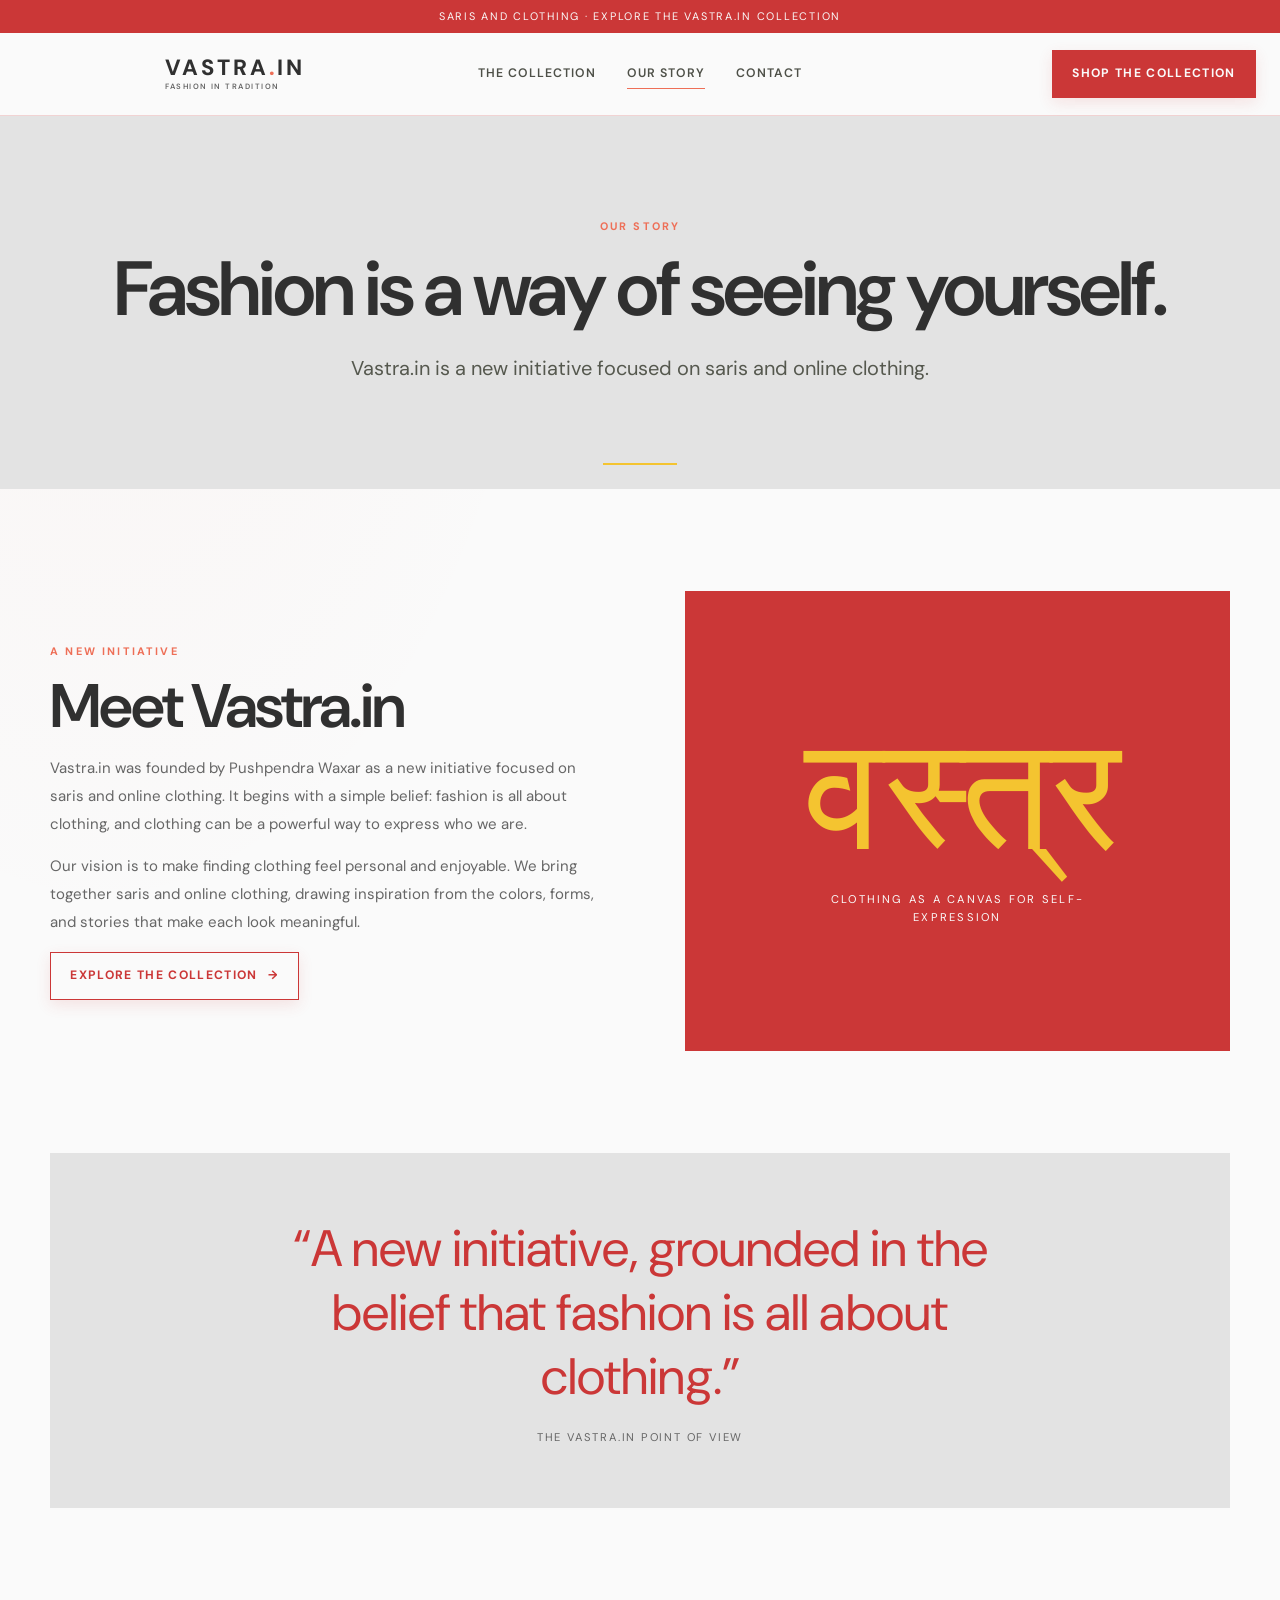
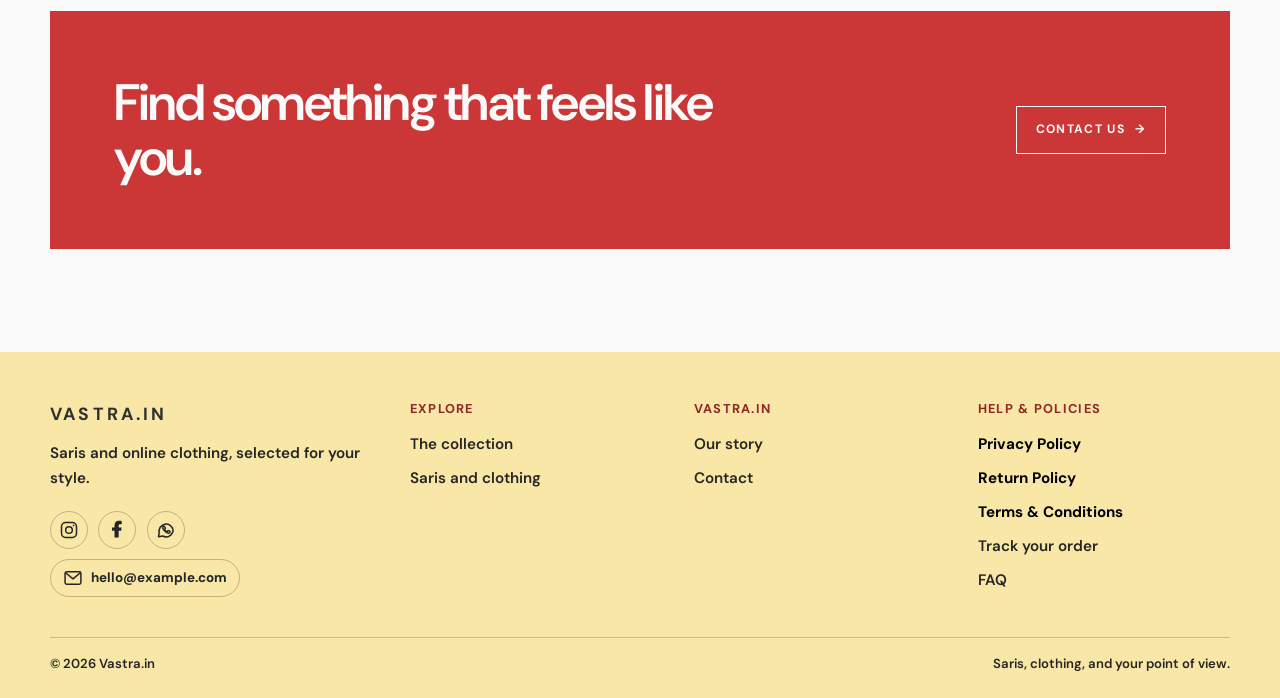
<file: about.html>
<!doctype html>
<html lang="en">
<head>
  <meta charset="utf-8">
  <meta name="viewport" content="width=device-width, initial-scale=1">
  <meta name="theme-color" content="#FAFAFA">
  <meta name="description" content="The story of Vastra.in, founded by Pushpendra Waxar as a new initiative focused on saris and online clothing.">
  <title>Our story | Vastra.in</title>
  <link rel="preconnect" href="https://fonts.googleapis.com">
  <link rel="preconnect" href="https://fonts.gstatic.com" crossorigin>
  <link href="https://fonts.googleapis.com/css2?family=DM+Sans:wght@400;500;600;700&family=Playfair+Display:wght@400;500;600;700&display=swap" rel="stylesheet">
  <link rel="stylesheet" href="styles.css"><script src="site.js" defer></script>
</head>
<body>
  <div class="announcement">Saris and clothing · Explore the Vastra.in collection</div>
  <header class="site-header"><div class="header-inner">
    <button class="menu-toggle" type="button" aria-label="Open menu" aria-expanded="false" aria-controls="main-nav">⋮</button><a class="brand" href="index.html" aria-label="Vastra.in home">VASTRA<span class="brand-dot">.</span>IN<small class="brand-tagline">Fashion in Tradition</small></a>
    <nav class="main-nav" id="main-nav" aria-label="Main navigation"><a href="products.html">The collection</a><a href="about.html" aria-current="page">Our story</a><a href="contact.html">Contact</a></nav>
    <a class="button header-cta" href="products.html">Shop the collection</a>
    
  </div></header>
  <main>
    <section class="page-hero"><div class="container"><p class="kicker">Our story</p><h1>Fashion is a way of seeing yourself.</h1><p class="lead">Vastra.in is a new initiative focused on saris and online clothing.</p></div></section>
    <section class="section"><div class="container split">
      <div><p class="kicker">A new initiative</p><h2>Meet Vastra.in</h2><p class="copy">Vastra.in was founded by Pushpendra Waxar as a new initiative focused on saris and online clothing. It begins with a simple belief: fashion is all about clothing, and clothing can be a powerful way to express who we are.</p><p class="copy">Our vision is to make finding clothing feel personal and enjoyable. We bring together saris and online clothing, drawing inspiration from the colors, forms, and stories that make each look meaningful.</p><a class="button outline" href="products.html">Explore the collection <span aria-hidden="true">→</span></a></div>
      <div class="split-art"><div class="split-art-inner"><div class="big-mark">वस्त्र</div><p>Clothing as a canvas for self-expression</p></div></div>
    </div></section>
    <section class="section" style="padding-top:0"><div class="container story-panel"><blockquote>“A new initiative, grounded in the belief that fashion is all about clothing.”<cite>The Vastra.in point of view</cite></blockquote></div></section>
    <section class="section" style="padding-top:0"><div class="container cta-band"><h2>Find something that feels like you.</h2><a class="button" href="contact.html">Contact us <span aria-hidden="true">→</span></a></div></section>
  </main>
  <footer class="site-footer"><div class="container"><div class="footer-main"><div><a class="footer-brand" href="index.html">VASTRA.IN</a><p>Saris and online clothing, selected for your style.</p><div class="footer-social" aria-label="Connect with Vastra.in"><a href="https://www.instagram.com/vastra.in/" target="_blank" rel="noopener noreferrer" aria-label="Instagram (placeholder link)" title="Instagram"><svg viewBox="0 0 24 24" aria-hidden="true"><rect x="3" y="3" width="18" height="18" rx="5"/><circle cx="12" cy="12" r="4"/><circle class="social-dot" cx="17.5" cy="6.5" r="1"/></svg></a><a href="https://www.facebook.com/vastra.in" target="_blank" rel="noopener noreferrer" aria-label="Facebook (placeholder link)" title="Facebook"><svg viewBox="0 0 24 24" aria-hidden="true"><path d="M14 21v-8h3l.5-4H14V7c0-1.2.4-2 2-2h1.7V1.4C17 1.2 15.8 1 14.2 1 10.8 1 9 3 9 6.7V9H6v4h3v8h5Z"/></svg></a><a href="https://www.whatsapp.com/" target="_blank" rel="noopener noreferrer" aria-label="WhatsApp (placeholder link)" title="WhatsApp"><svg viewBox="0 0 24 24" aria-hidden="true"><path d="M20.5 11.8a8.4 8.4 0 0 1-12.4 7.4L3 20l.8-4.9a8.4 8.4 0 1 1 16.7-3.3Z"/><path d="M8.7 7.8c.2-.4.5-.4.8-.4h.4c.2 0 .4.1.5.4l.8 1.8c.1.2.1.4-.1.6l-.6.7c-.2.2-.2.4-.1.6.6 1 1.4 1.8 2.4 2.4.2.1.4.1.6-.1l.8-1c.2-.2.4-.3.6-.2l1.7.8c.3.1.4.3.4.5 0 .5-.2 1-.6 1.3-.5.5-1.3.7-2 .5-1.2-.3-2.6-1.1-3.9-2.4s-2-2.6-2.3-3.8c-.2-.7.1-1.4.6-1.7z"/></svg></a><a class="footer-email" href="mailto:hello@example.com" aria-label="Email hello@example.com (placeholder)"><svg viewBox="0 0 24 24" aria-hidden="true"><rect x="2.5" y="4.5" width="19" height="15" rx="2"/><path d="m3.5 6 8.5 7 8.5-7"/></svg><span>hello@example.com</span></a></div></div><div class="footer-links"><strong>Explore</strong><a href="products.html">The collection</a><a href="products.html">Saris and clothing</a></div><div class="footer-links"><strong>Vastra.in</strong><a href="about.html">Our story</a><a href="contact.html">Contact</a></div><div class="footer-links"><strong>Help &amp; policies</strong><a href="help.html#privacy-policy">Privacy Policy</a><a href="help.html#return-policy">Return Policy</a><a href="help.html#terms">Terms &amp; Conditions</a><a href="help.html#track-order">Track your order</a><a href="help.html#faq">FAQ</a></div></div>
      <div class="footer-bottom"><span>© 2026 Vastra.in</span><span>Saris, clothing, and your point of view.</span></div></div></footer>
</body>
</html>
</file>
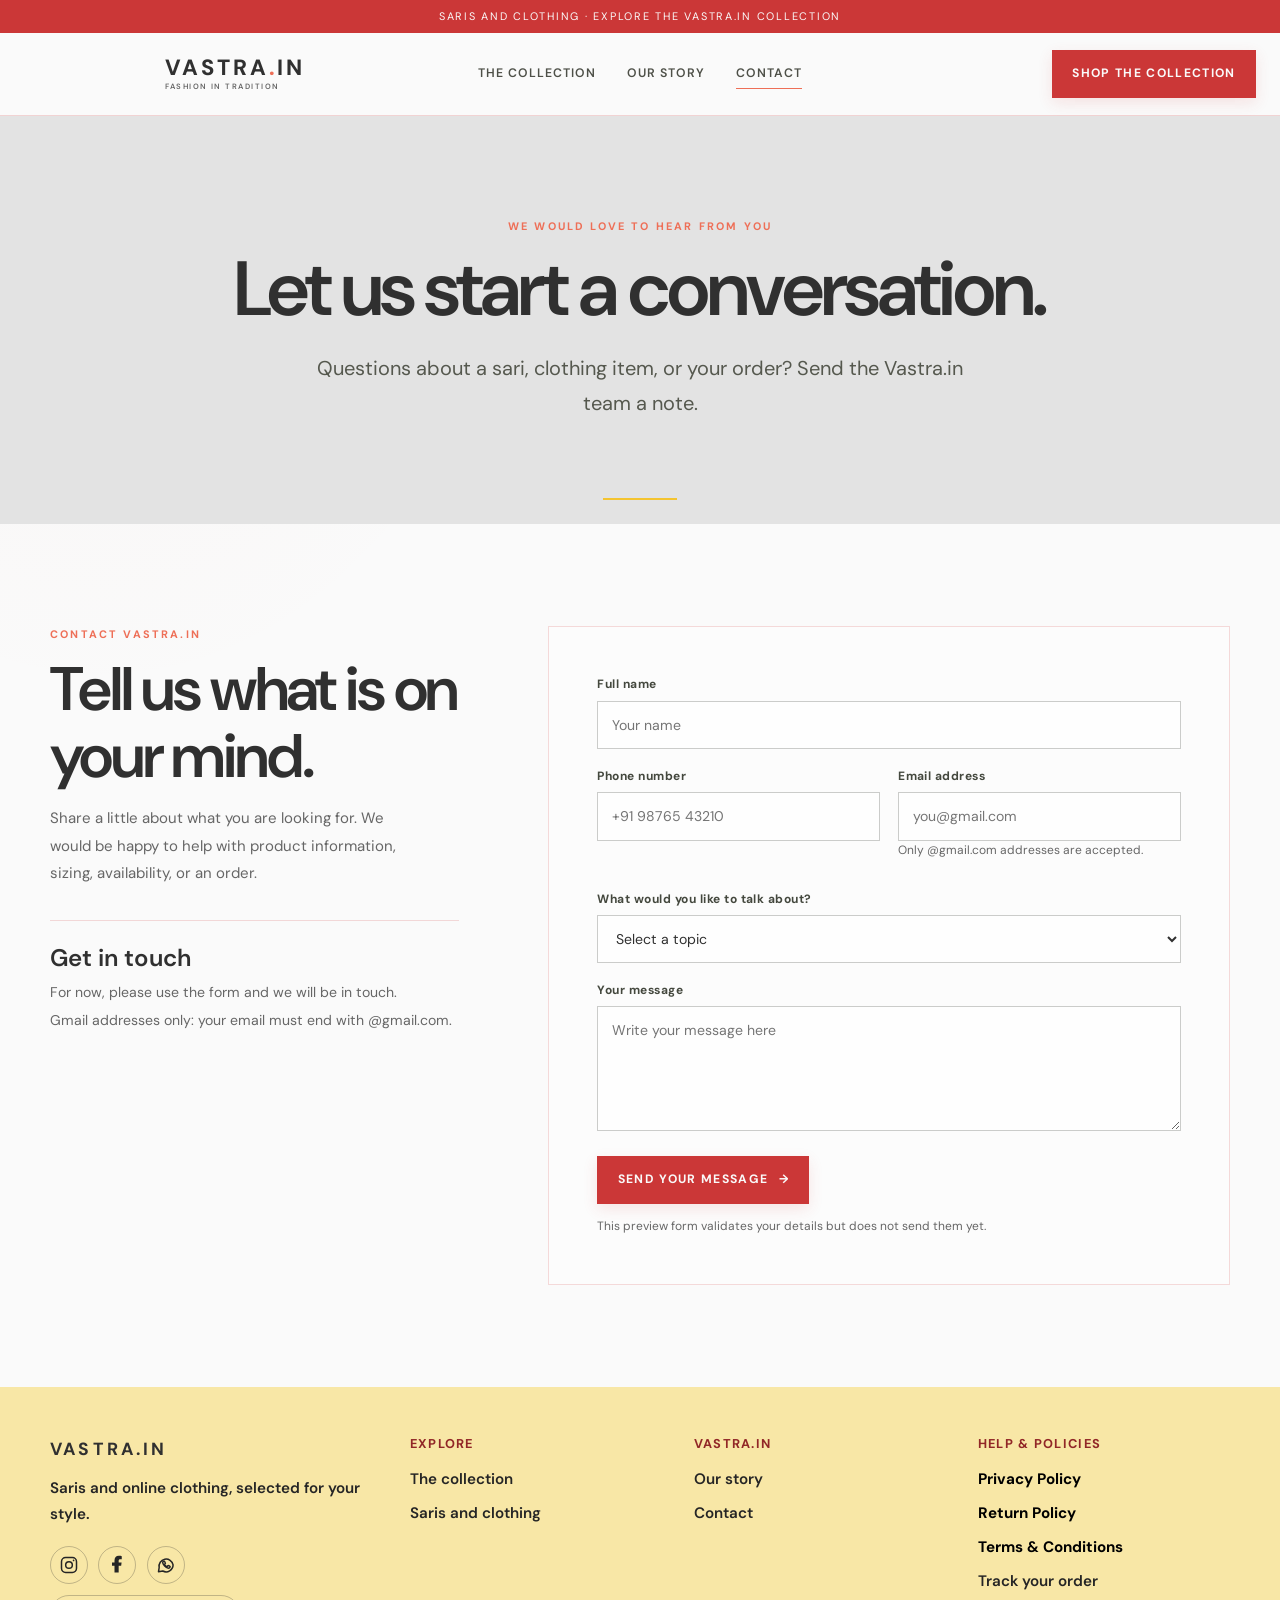
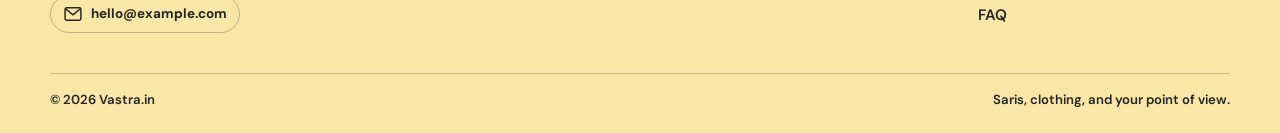
<file: contact.html>
<!doctype html>
<html lang="en">
<head>
  <meta charset="utf-8"><meta name="viewport" content="width=device-width, initial-scale=1"><meta name="theme-color" content="#FAFAFA">
  <meta name="description" content="Get in touch with Vastra.in about saris, online clothing, and orders.">
  <title>Contact | Vastra.in</title>
  <link rel="preconnect" href="https://fonts.googleapis.com"><link rel="preconnect" href="https://fonts.gstatic.com" crossorigin>
  <link href="https://fonts.googleapis.com/css2?family=DM+Sans:wght@400;500;600;700&family=Playfair+Display:wght@400;500;600;700&display=swap" rel="stylesheet">
  <link rel="stylesheet" href="styles.css"><script src="site.js" defer></script>
</head>
<body>
  <div class="announcement">Saris and clothing · Explore the Vastra.in collection</div>
  <header class="site-header"><div class="header-inner">
    <button class="menu-toggle" type="button" aria-label="Open menu" aria-expanded="false" aria-controls="main-nav">⋮</button><a class="brand" href="index.html" aria-label="Vastra.in home">VASTRA<span class="brand-dot">.</span>IN<small class="brand-tagline">Fashion in Tradition</small></a>
    <nav class="main-nav" id="main-nav" aria-label="Main navigation"><a href="products.html">The collection</a><a href="about.html">Our story</a><a href="contact.html" aria-current="page">Contact</a></nav>
    <a class="button header-cta" href="products.html">Shop the collection</a>
    
  </div></header>
  <main>
    <section class="page-hero"><div class="container"><p class="kicker">We would love to hear from you</p><h1>Let us start a conversation.</h1><p class="lead">Questions about a sari, clothing item, or your order? Send the Vastra.in team a note.</p></div></section>
    <section class="section"><div class="container form-layout">
      <aside class="form-aside"><p class="kicker">Contact Vastra.in</p><h2>Tell us what is on your mind.</h2><p class="copy">Share a little about what you are looking for. We would be happy to help with product information, sizing, availability, or an order.</p><div class="contact-details"><h3>Get in touch</h3><p>For now, please use the form and we will be in touch.</p><p class="form-help">Gmail addresses only: your email must end with @gmail.com.</p></div></aside>
      <div class="form-card">
        <form data-demo-form data-success="Thank you for reaching out. This website preview is not connected to an inbox yet.">
          <div class="form-field"><label for="name">Full name</label><input id="name" name="name" type="text" autocomplete="name" placeholder="Your name" required></div>
          <div class="form-grid">
            <div class="form-field"><label for="phone">Phone number</label><input id="phone" name="phone" type="tel" autocomplete="tel" placeholder="+91 98765 43210" pattern="[+]?[0-9 ()-]{7,20}" title="Enter a phone number with 7 to 20 digits, spaces, or common phone symbols." required></div>
            <div class="form-field"><label for="email">Email address</label><input id="email" name="email" type="email" autocomplete="email" placeholder="you@gmail.com" pattern="[A-Za-z0-9._%+-]+@[Gg][Mm][Aa][Ii][Ll]\.com" title="Please enter a Gmail address ending in @gmail.com." required><p class="form-help">Only @gmail.com addresses are accepted.</p></div>
          </div>
          <div class="form-field"><label for="topic">What would you like to talk about?</label><select id="topic" name="topic" required><option value="" selected disabled>Select a topic</option><option>Sari information</option><option>Clothing information</option><option>Order support</option><option>Something else</option></select></div>
          <div class="form-field"><label for="message">Your message</label><textarea id="message" name="message" placeholder="Write your message here" required></textarea></div>
          <button class="button" type="submit">Send your message <span aria-hidden="true">→</span></button><p class="form-message" aria-live="polite">This preview form validates your details but does not send them yet.</p>
        </form>
      </div>
    </div></section>
  </main>
  <footer class="site-footer"><div class="container"><div class="footer-main"><div><a class="footer-brand" href="index.html">VASTRA.IN</a><p>Saris and online clothing, selected for your style.</p><div class="footer-social" aria-label="Connect with Vastra.in"><a href="https://www.instagram.com/vastra.in/" target="_blank" rel="noopener noreferrer" aria-label="Instagram (placeholder link)" title="Instagram"><svg viewBox="0 0 24 24" aria-hidden="true"><rect x="3" y="3" width="18" height="18" rx="5"/><circle cx="12" cy="12" r="4"/><circle class="social-dot" cx="17.5" cy="6.5" r="1"/></svg></a><a href="https://www.facebook.com/vastra.in" target="_blank" rel="noopener noreferrer" aria-label="Facebook (placeholder link)" title="Facebook"><svg viewBox="0 0 24 24" aria-hidden="true"><path d="M14 21v-8h3l.5-4H14V7c0-1.2.4-2 2-2h1.7V1.4C17 1.2 15.8 1 14.2 1 10.8 1 9 3 9 6.7V9H6v4h3v8h5Z"/></svg></a><a href="https://www.whatsapp.com/" target="_blank" rel="noopener noreferrer" aria-label="WhatsApp (placeholder link)" title="WhatsApp"><svg viewBox="0 0 24 24" aria-hidden="true"><path d="M20.5 11.8a8.4 8.4 0 0 1-12.4 7.4L3 20l.8-4.9a8.4 8.4 0 1 1 16.7-3.3Z"/><path d="M8.7 7.8c.2-.4.5-.4.8-.4h.4c.2 0 .4.1.5.4l.8 1.8c.1.2.1.4-.1.6l-.6.7c-.2.2-.2.4-.1.6.6 1 1.4 1.8 2.4 2.4.2.1.4.1.6-.1l.8-1c.2-.2.4-.3.6-.2l1.7.8c.3.1.4.3.4.5 0 .5-.2 1-.6 1.3-.5.5-1.3.7-2 .5-1.2-.3-2.6-1.1-3.9-2.4s-2-2.6-2.3-3.8c-.2-.7.1-1.4.6-1.7z"/></svg></a><a class="footer-email" href="mailto:hello@example.com" aria-label="Email hello@example.com (placeholder)"><svg viewBox="0 0 24 24" aria-hidden="true"><rect x="2.5" y="4.5" width="19" height="15" rx="2"/><path d="m3.5 6 8.5 7 8.5-7"/></svg><span>hello@example.com</span></a></div></div><div class="footer-links"><strong>Explore</strong><a href="products.html">The collection</a><a href="products.html">Saris and clothing</a></div><div class="footer-links"><strong>Vastra.in</strong><a href="about.html">Our story</a><a href="contact.html">Contact</a></div><div class="footer-links"><strong>Help &amp; policies</strong><a href="help.html#privacy-policy">Privacy Policy</a><a href="help.html#return-policy">Return Policy</a><a href="help.html#terms">Terms &amp; Conditions</a><a href="help.html#track-order">Track your order</a><a href="help.html#faq">FAQ</a></div></div>
      <div class="footer-bottom"><span>© 2026 Vastra.in</span><span>Saris, clothing, and your point of view.</span></div></div></footer>
</body>
</html>
</file>
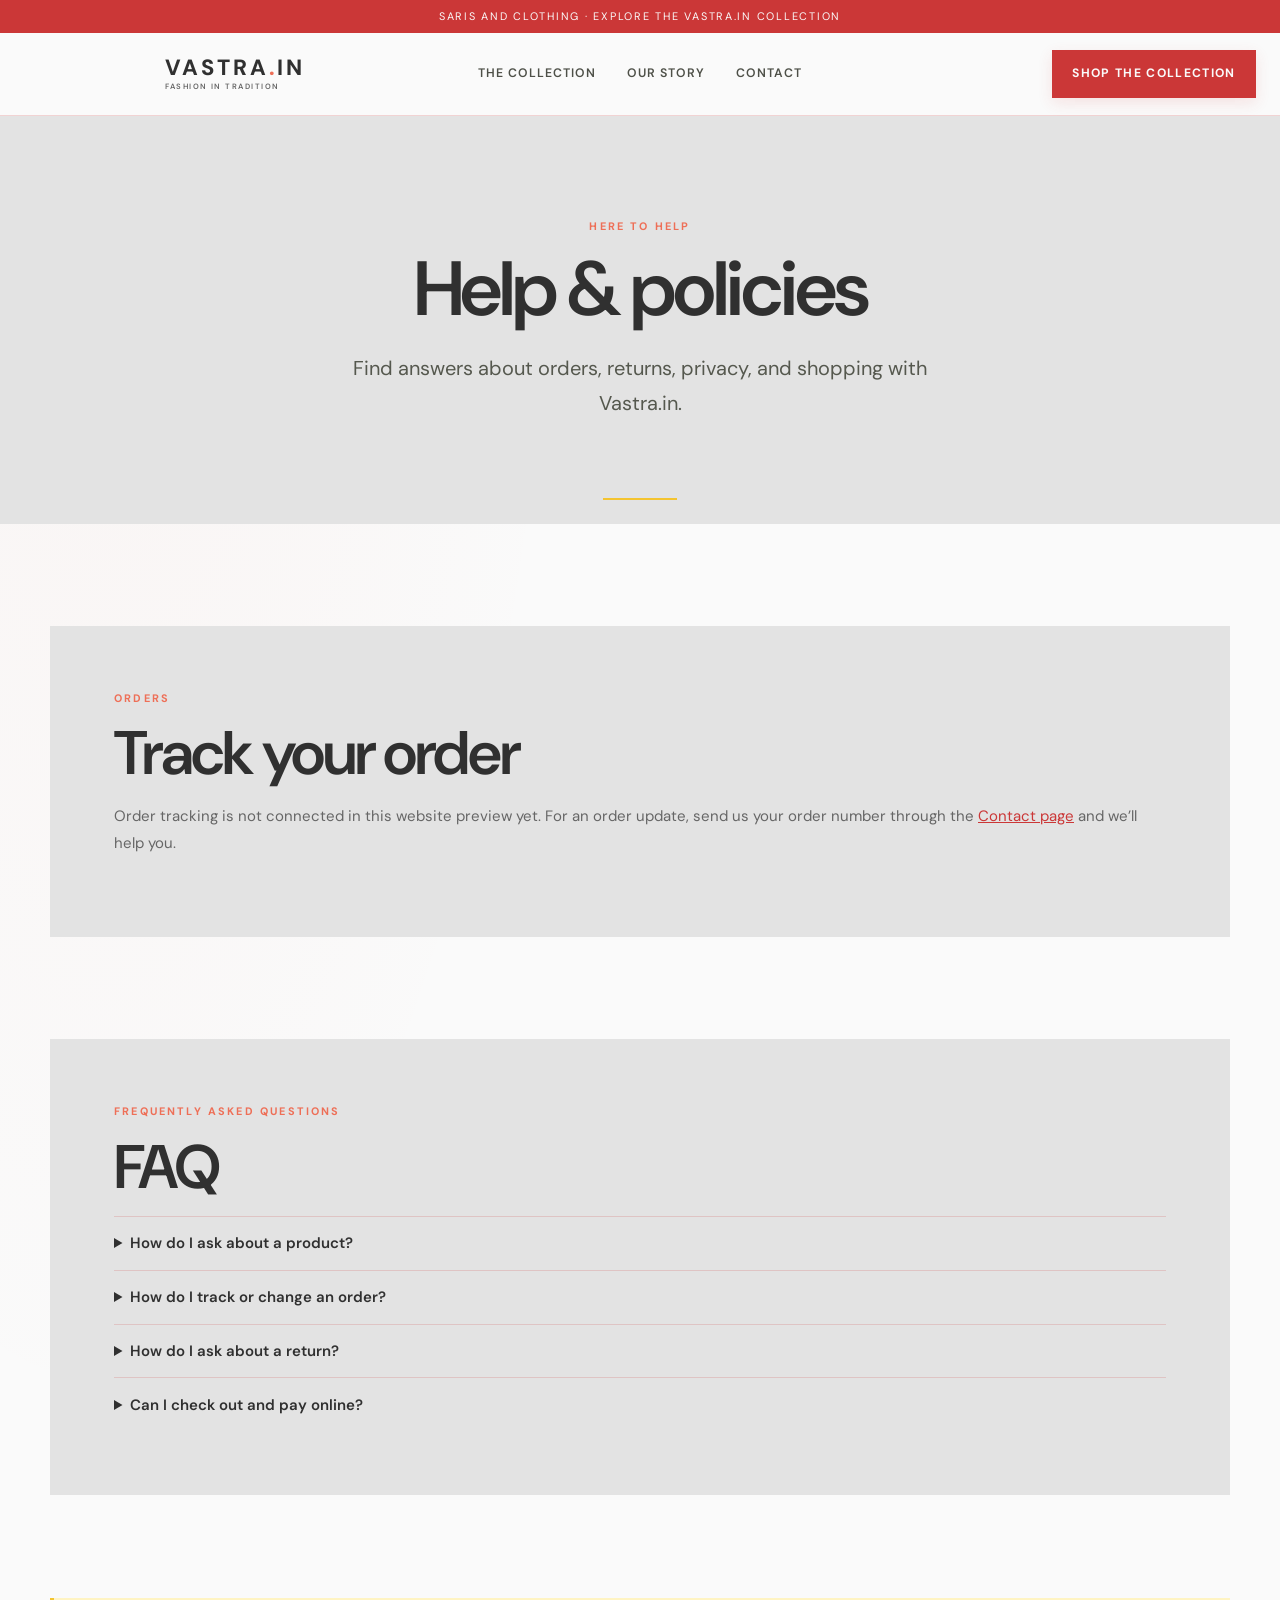
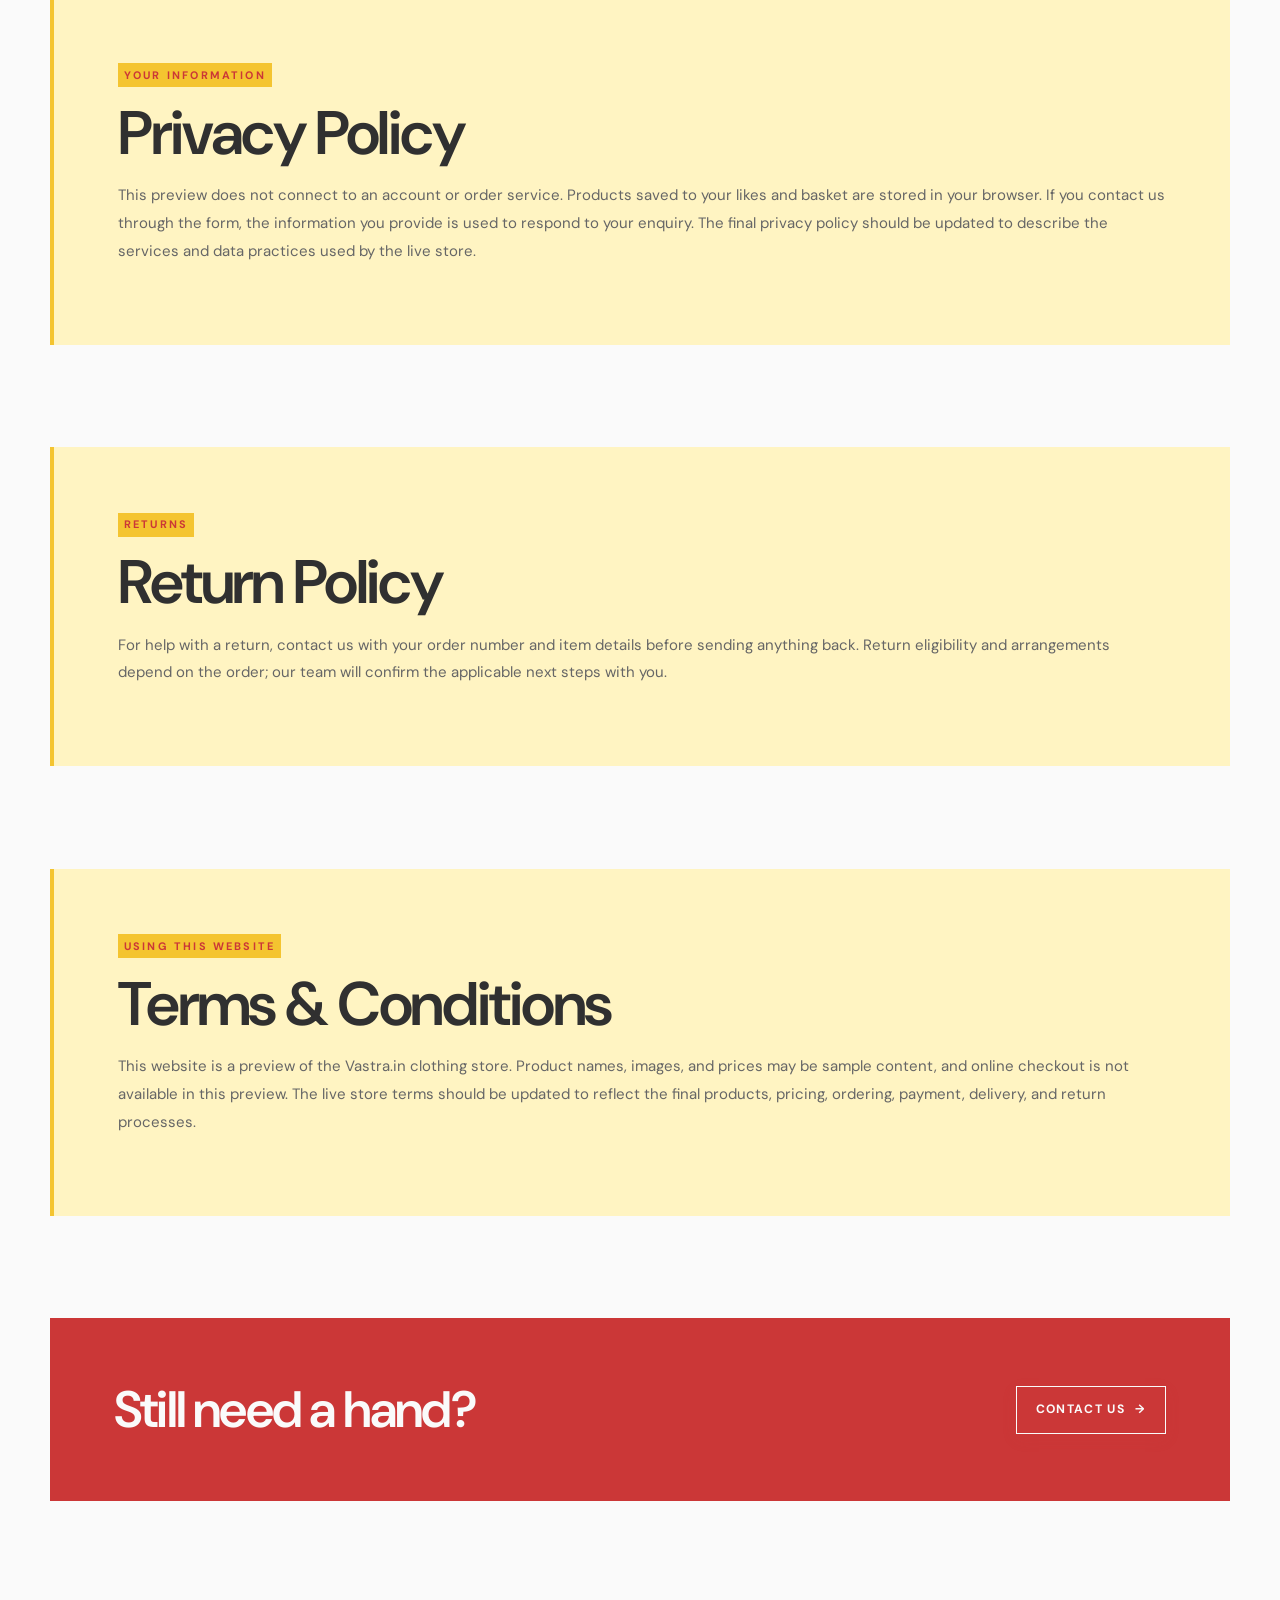
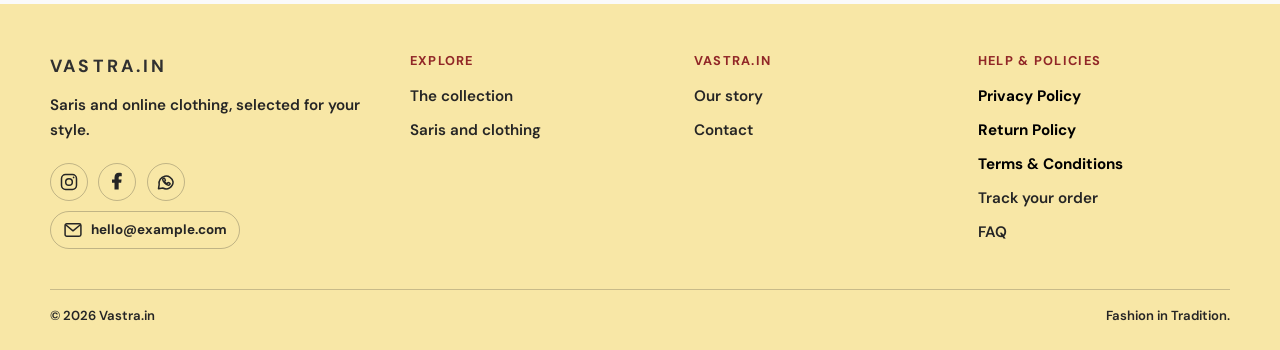
<file: help.html>
<!doctype html>
<html lang="en">
<head>
  <meta charset="utf-8">
  <meta name="viewport" content="width=device-width, initial-scale=1">
  <meta name="theme-color" content="#FAFAFA">
  <meta name="description" content="Vastra.in customer help, order information, FAQs, and policies.">
  <title>Help &amp; policies | Vastra.in</title>
  <link rel="preconnect" href="https://fonts.googleapis.com">
  <link rel="preconnect" href="https://fonts.gstatic.com" crossorigin>
  <link href="https://fonts.googleapis.com/css2?family=DM+Sans:wght@400;500;600;700&amp;family=Playfair+Display:wght@400;500;600;700&amp;display=swap" rel="stylesheet">
  <link rel="stylesheet" href="styles.css">
  <script src="site.js" defer></script>
</head>
<body>
  <div class="announcement">Saris and clothing · Explore the Vastra.in collection</div>
  <header class="site-header"><div class="header-inner">
    <button class="menu-toggle" type="button" aria-label="Open menu" aria-expanded="false" aria-controls="main-nav">⋮</button>
    <a class="brand" href="index.html" aria-label="Vastra.in home">VASTRA<span class="brand-dot">.</span>IN<small class="brand-tagline">Fashion in Tradition</small></a>
    <nav class="main-nav" id="main-nav" aria-label="Main navigation"><a href="products.html">The collection</a><a href="about.html">Our story</a><a href="contact.html">Contact</a></nav>
    <a class="button header-cta" href="products.html">Shop the collection</a>
  </div></header>
  <main>
    <section class="page-hero"><div class="container"><p class="kicker">Here to help</p><h1>Help &amp; policies</h1><p class="lead">Find answers about orders, returns, privacy, and shopping with Vastra.in.</p></div></section>
    <section class="section"><div class="container">
      <article class="story-panel" id="track-order"><p class="kicker">Orders</p><h2>Track your order</h2><p class="copy">Order tracking is not connected in this website preview yet. For an order update, send us your order number through the <a href="contact.html">Contact page</a> and we’ll help you.</p></article>
    </div></section>
    <section class="section" style="padding-top:0"><div class="container">
      <article class="story-panel" id="faq"><p class="kicker">Frequently asked questions</p><h2>FAQ</h2><div class="faq-list">
        <details><summary>How do I ask about a product?</summary><p>Use the <a href="contact.html">Contact page</a> and include the product name. We can help with its details and availability.</p></details>
        <details><summary>How do I track or change an order?</summary><p>Order management is not connected in this preview. Contact us with your order number and we’ll assist.</p></details>
        <details><summary>How do I ask about a return?</summary><p>Contact us with your order number and the item details so we can advise you about the next steps.</p></details>
        <details><summary>Can I check out and pay online?</summary><p>Checkout and payment are not connected in this website preview yet.</p></details>
      </div></article>
    </div></section>
    <section class="section" style="padding-top:0"><div class="container">
      <article class="story-panel" id="privacy-policy"><p class="kicker">Your information</p><h2>Privacy Policy</h2><p class="copy">This preview does not connect to an account or order service. Products saved to your likes and basket are stored in your browser. If you contact us through the form, the information you provide is used to respond to your enquiry. The final privacy policy should be updated to describe the services and data practices used by the live store.</p></article>
    </div></section>
    <section class="section" style="padding-top:0"><div class="container">
      <article class="story-panel" id="return-policy"><p class="kicker">Returns</p><h2>Return Policy</h2><p class="copy">For help with a return, contact us with your order number and item details before sending anything back. Return eligibility and arrangements depend on the order; our team will confirm the applicable next steps with you.</p></article>
    </div></section>
    <section class="section" style="padding-top:0"><div class="container">
      <article class="story-panel" id="terms"><p class="kicker">Using this website</p><h2>Terms &amp; Conditions</h2><p class="copy">This website is a preview of the Vastra.in clothing store. Product names, images, and prices may be sample content, and online checkout is not available in this preview. The live store terms should be updated to reflect the final products, pricing, ordering, payment, delivery, and return processes.</p></article>
    </div></section>
    <section class="section" style="padding-top:0"><div class="container cta-band"><h2>Still need a hand?</h2><a class="button" href="contact.html">Contact us <span aria-hidden="true">→</span></a></div></section>
  </main>
  <footer class="site-footer"><div class="container"><div class="footer-main"><div><a class="footer-brand" href="index.html">VASTRA.IN</a><p>Saris and online clothing, selected for your style.</p><div class="footer-social" aria-label="Connect with Vastra.in"><a href="https://www.instagram.com/vastra.in/" target="_blank" rel="noopener noreferrer" aria-label="Instagram (placeholder link)" title="Instagram"><svg viewBox="0 0 24 24" aria-hidden="true"><rect x="3" y="3" width="18" height="18" rx="5"/><circle cx="12" cy="12" r="4"/><circle class="social-dot" cx="17.5" cy="6.5" r="1"/></svg></a><a href="https://www.facebook.com/vastra.in" target="_blank" rel="noopener noreferrer" aria-label="Facebook (placeholder link)" title="Facebook"><svg viewBox="0 0 24 24" aria-hidden="true"><path d="M14 21v-8h3l.5-4H14V7c0-1.2.4-2 2-2h1.7V1.4C17 1.2 15.8 1 14.2 1 10.8 1 9 3 9 6.7V9H6v4h3v8h5Z"/></svg></a><a href="https://www.whatsapp.com/" target="_blank" rel="noopener noreferrer" aria-label="WhatsApp (placeholder link)" title="WhatsApp"><svg viewBox="0 0 24 24" aria-hidden="true"><path d="M20.5 11.8a8.4 8.4 0 0 1-12.4 7.4L3 20l.8-4.9a8.4 8.4 0 1 1 16.7-3.3Z"/><path d="M8.7 7.8c.2-.4.5-.4.8-.4h.4c.2 0 .4.1.5.4l.8 1.8c.1.2.1.4-.1.6l-.6.7c-.2.2-.2.4-.1.6.6 1 1.4 1.8 2.4 2.4.2.1.4.1.6-.1l.8-1c.2-.2.4-.3.6-.2l1.7.8c.3.1.4.3.4.5 0 .5-.2 1-.6 1.3-.5.5-1.3.7-2 .5-1.2-.3-2.6-1.1-3.9-2.4s-2-2.6-2.3-3.8c-.2-.7.1-1.4.6-1.7z"/></svg></a><a class="footer-email" href="mailto:hello@example.com" aria-label="Email hello@example.com (placeholder)"><svg viewBox="0 0 24 24" aria-hidden="true"><rect x="2.5" y="4.5" width="19" height="15" rx="2"/><path d="m3.5 6 8.5 7 8.5-7"/></svg><span>hello@example.com</span></a></div></div><div class="footer-links"><strong>Explore</strong><a href="products.html">The collection</a><a href="products.html">Saris and clothing</a></div><div class="footer-links"><strong>Vastra.in</strong><a href="about.html">Our story</a><a href="contact.html">Contact</a></div><div class="footer-links"><strong>Help &amp; policies</strong><a href="#privacy-policy">Privacy Policy</a><a href="#return-policy">Return Policy</a><a href="#terms">Terms &amp; Conditions</a><a href="#track-order">Track your order</a><a href="#faq">FAQ</a></div></div><div class="footer-bottom"><span>© 2026 Vastra.in</span><span>Fashion in Tradition.</span></div></div></footer>
</body>
</html>
</file>
<file: styles.css>
:root {
  --paper: #FAFAFA;
  --paper-deep: #E3E3E3;
  --ink: #303030;
  --muted: #666666;
  --olive: #CB3737;
  --olive-dark: #CB3737;
  --clay: #EE6F57;
  --clay-light: #ffe082;
  --gold: #f4c430;
  --line: rgba(203, 55, 55, .18);
  --serif: 'DM Sans', Arial, sans-serif;
  --sans: 'DM Sans', Arial, sans-serif;
}

* { box-sizing: border-box; }
html { scroll-behavior: smooth; }
body {
  margin: 0;
  background: var(--paper);
  color: var(--ink);
  font-family: var(--sans);
  font-size: 15px;
  line-height: 1.6;
}
a { color: inherit; }
button, input, select, textarea { font: inherit; }
img { display: block; max-width: 100%; }

.announcement {
  padding: .48rem 1rem;
  background: var(--olive-dark);
  color: #FAFAFA;
  text-align: center;
  font-size: .68rem;
  letter-spacing: .16em;
  text-transform: uppercase;
}
.site-header {
  position: sticky;
  top: 0;
  z-index: 10;
  background: rgba(250, 250, 250, .96);
  border-bottom: 1px solid var(--line);
  backdrop-filter: blur(14px);
}
.header-inner {
  width: min(100% - 3rem, 1280px);
  min-height: 82px;
  margin: auto;
  display: grid;
  grid-template-columns: 1fr auto 1fr;
  align-items: center;
  gap: 2rem;
}
.brand {
  justify-self: start;
  color: var(--ink);
  font-size: 1.22rem;
  font-weight: 700;
  letter-spacing: .19em;
  text-decoration: none;
}
.brand span { color: var(--clay); }
.main-nav { display: flex; align-items: center; gap: clamp(1rem, 2.4vw, 2rem); }
.main-nav a {
  position: relative;
  padding: .5rem 0;
  color: #4e5048;
  font-size: .77rem;
  font-weight: 600;
  letter-spacing: .08em;
  text-decoration: none;
  text-transform: uppercase;
}
.main-nav a::after {
  position: absolute;
  right: 0;
  bottom: .18rem;
  left: 0;
  height: 1px;
  background: var(--clay);
  content: '';
  transform: scaleX(0);
  transform-origin: left;
  transition: transform .25s ease;
}
.main-nav a:hover::after, .main-nav a[aria-current="page"]::after { transform: scaleX(1); }
.header-cta { justify-self: end; }
.menu-toggle {
  display: none;
  border: 1px solid var(--line);
  border-radius: 50%;
  width: 42px;
  height: 42px;
  background: transparent;
  color: var(--ink);
  cursor: pointer;
}

.button {
  display: inline-flex;
  min-height: 48px;
  align-items: center;
  justify-content: center;
  gap: .65rem;
  padding: .75rem 1.2rem;
  border: 1px solid var(--olive-dark);
  background: var(--olive-dark);
  color: #FAFAFA;
  font-size: .76rem;
  font-weight: 700;
  letter-spacing: .11em;
  text-decoration: none;
  text-transform: uppercase;
  cursor: pointer;
  transition: background .2s ease, color .2s ease, transform .2s ease;
}
.button:hover { background: transparent; color: var(--olive-dark); transform: translateY(-2px); }
.button.outline { background: transparent; color: var(--olive-dark); }
.button.outline:hover { background: var(--olive-dark); color: white; }
.button.clay { border-color: var(--clay); background: var(--clay); }
.button.clay:hover { background: transparent; color: var(--clay); }

.container { width: min(100% - 3rem, 1180px); margin-inline: auto; }
.section { padding: clamp(4rem, 8vw, 7.5rem) 0; }
.section-head { max-width: 680px; margin: 0 auto 3rem; text-align: center; }
.kicker {
  margin: 0 0 .8rem;
  color: var(--clay);
  font-size: .68rem;
  font-weight: 700;
  letter-spacing: .2em;
  text-transform: uppercase;
}
h1, h2, h3, p { margin-top: 0; }
h1, h2, h3 { font-family: var(--serif); font-weight: 600; line-height: 1.08; }
h1 { margin-bottom: 1.25rem; font-size: clamp(3.2rem, 7.5vw, 6.9rem); letter-spacing: -.04em; }
h2 { margin-bottom: 1rem; font-size: clamp(2.2rem, 4.8vw, 4rem); letter-spacing: -.035em; }
h3 { margin-bottom: .6rem; font-size: 1.5rem; }
.lead { max-width: 650px; color: #55584e; font-size: clamp(1.05rem, 1.8vw, 1.25rem); line-height: 1.75; }
.copy { color: var(--muted); line-height: 1.85; }

.hero {
  position: relative;
  overflow: hidden;
  background: var(--paper-deep);
}
.hero-inner {
  width: min(100% - 3rem, 1280px);
  min-height: min(710px, calc(100svh - 116px));
  margin: auto;
  display: grid;
  grid-template-columns: .9fr 1.1fr;
  align-items: center;
  gap: clamp(2rem, 6vw, 7rem);
  padding: 3.5rem 0;
}
.hero-copy { position: relative; z-index: 2; padding: 2rem 0; animation: fade-up .8s both; }
.hero-copy h1 em { color: var(--clay); font-style: normal; }
.hero-copy .lead { margin: 0 0 1.75rem; }
.hero-actions { display: flex; flex-wrap: wrap; gap: .75rem; }
.hero-image {
  position: relative;
  min-height: 530px;
  overflow: hidden;
  background: #E3E3E3;
  animation: fade-up .9s .12s both;
}
.hero-image img { width: 100%; height: 100%; min-height: 530px; object-fit: cover; object-position: center 28%; }
.hero-image::after { position: absolute; inset: 0; background: linear-gradient(0deg, rgba(25, 28, 23, .2), transparent 45%); content: ''; }
.image-caption { position: absolute; z-index: 1; right: 1rem; bottom: 1rem; color: white; font-size: .67rem; letter-spacing: .12em; text-transform: uppercase; }

.marquee { overflow: hidden; padding: .95rem 0; background: var(--olive); color: #FAFAFA; }
.marquee-track { display: flex; justify-content: center; gap: 2.5rem; white-space: nowrap; font-family: var(--serif); font-size: 1.1rem; letter-spacing: .04em; }
.marquee-track span::after { margin-left: 2.5rem; color: #f4c430; content: '✳'; }

.feature-grid { display: grid; grid-template-columns: repeat(3, 1fr); gap: 1.25rem; }
.feature-card { min-height: 230px; padding: 2rem; border: 1px solid var(--line); background: rgba(255,255,255,.28); }
.feature-card .number { color: var(--clay); font-family: var(--serif); font-size: 2.6rem; }
.feature-card p { margin-bottom: 0; color: var(--muted); font-size: .9rem; }
.split { display: grid; grid-template-columns: 1fr 1fr; align-items: center; gap: clamp(2rem, 7vw, 7rem); }
.split-art { min-height: 460px; display: grid; place-items: center; overflow: hidden; background: var(--olive); color: #FAFAFA; }
.split-art-inner { max-width: 400px; padding: 3rem; text-align: center; }
.split-art .big-mark { font-family: var(--serif); font-size: clamp(5rem, 13vw, 10rem); line-height: 1; color: var(--gold); }
.split-art p { margin: 1rem 0 0; font-size: .7rem; letter-spacing: .2em; text-transform: uppercase; }

.page-hero { padding: clamp(4rem, 8vw, 7rem) 0; background: var(--paper-deep); text-align: center; }
.page-hero h1 { margin-inline: auto; font-size: clamp(3rem, 6vw, 5.6rem); }
.page-hero .lead { margin: auto; }
.story-panel { padding: clamp(2rem, 5vw, 4rem); background: #E3E3E3; }
.story-panel#privacy-policy .kicker,
.story-panel#return-policy .kicker,
.story-panel#terms .kicker {
  display: inline-block;
  padding: .3em .55em;
  background: var(--gold);
  color: var(--olive-dark);
}
.story-panel#privacy-policy,
.story-panel#return-policy,
.story-panel#terms {
  border-left: 4px solid var(--gold);
  background: #fff4c2;
}
.story-panel blockquote { max-width: 800px; margin: 0 auto; color: var(--olive-dark); font-family: var(--serif); font-size: clamp(1.8rem, 4vw, 3.4rem); line-height: 1.25; text-align: center; }
.story-panel cite { display: block; margin-top: 1.3rem; color: var(--muted); font-family: var(--sans); font-size: .7rem; font-style: normal; letter-spacing: .16em; text-transform: uppercase; }

.product-toolbar { display: flex; flex-wrap: wrap; justify-content: center; gap: .6rem; margin: 0 0 2.5rem; }
.filter-button { padding: .65rem .9rem; border: 1px solid var(--line); border-radius: 999px; background: transparent; color: var(--ink); font-size: .72rem; font-weight: 600; letter-spacing: .06em; cursor: pointer; }
.filter-button[aria-pressed="true"], .filter-button:hover { border-color: var(--olive-dark); background: var(--olive-dark); color: white; }
.product-grid { display: grid; grid-template-columns: repeat(4, minmax(0, 1fr)); gap: 1.1rem; }
.product-card { animation: fade-up .5s both; }
.product-visual { position: relative; aspect-ratio: 4 / 5; overflow: hidden; background: var(--fabric, #E3E3E3); }
.product-visual img { width: 100%; height: 100%; object-fit: cover; transition: transform .5s ease; }
.product-card:hover .product-visual img { transform: scale(1.045); }
.product-tag { position: absolute; top: .75rem; left: .75rem; padding: .35rem .55rem; background: var(--paper); color: var(--olive-dark); font-size: .6rem; font-weight: 700; letter-spacing: .12em; text-transform: uppercase; }
.product-info { display: flex; justify-content: space-between; gap: .5rem; padding: .8rem .1rem; }
.product-info h3 { margin: 0; font-family: var(--sans); font-size: .84rem; font-weight: 600; }
.product-info p { margin: .25rem 0 0; color: var(--muted); font-size: .73rem; }
.product-info .price { color: var(--ink); font-size: .8rem; white-space: nowrap; }

.form-layout { display: grid; grid-template-columns: .75fr 1.25fr; gap: clamp(2rem, 7vw, 6rem); align-items: start; }
.form-aside { position: sticky; top: 130px; }
.form-aside .copy { max-width: 350px; }
.form-card { padding: clamp(1.5rem, 4vw, 3rem); border: 1px solid var(--line); background: rgba(255,255,255,.35); }
.form-grid { display: grid; grid-template-columns: 1fr 1fr; gap: 1.1rem; }
.form-field { margin-bottom: 1.1rem; }
.form-field.full { grid-column: 1 / -1; }
.form-field label { display: block; margin: 0 0 .4rem; color: #44483e; font-size: .75rem; font-weight: 700; letter-spacing: .04em; }
.form-field input, .form-field select, .form-field textarea {
  width: 100%; min-height: 48px; padding: .75rem .85rem; border: 1px solid rgba(37,40,33,.23); border-radius: 0; outline: 0; background: rgba(255,255,255,.48); color: var(--ink); font: inherit; font-size: .88rem;
}
.form-field textarea { min-height: 125px; resize: vertical; }
.form-field input:focus, .form-field select:focus, .form-field textarea:focus { border-color: var(--olive); box-shadow: 0 0 0 3px rgba(238,111,87,.13); }
.form-help, .form-message { color: var(--muted); font-size: .75rem; }
.form-message { min-height: 1.4em; margin: .8rem 0 0; }
.contact-details { margin-top: 2rem; padding-top: 1.5rem; border-top: 1px solid var(--line); }
.contact-details p { margin: .35rem 0; color: var(--muted); font-size: .88rem; }
.contact-details a { color: var(--olive-dark); }

.cta-band { display: flex; align-items: center; justify-content: space-between; gap: 2rem; padding: clamp(2rem, 5vw, 4rem); background: var(--olive-dark); color: #FAFAFA; }
.cta-band h2 { max-width: 640px; margin: 0; font-size: clamp(2rem, 4vw, 3.5rem); }
.cta-band .button { flex: 0 0 auto; border-color: #FAFAFA; background: transparent; color: #FAFAFA; }
.cta-band .button:hover { background: #FAFAFA; color: var(--olive-dark); }
.site-footer { padding: 3rem 0 1.5rem; background: #F8E7A6; color: var(--ink); }
.footer-main { display: grid; grid-template-columns: 1.3fr repeat(3, minmax(0, 1fr)); gap: 2rem; padding-bottom: 2.5rem; }
.footer-brand { font-size: 1.1rem; font-weight: 700; letter-spacing: .18em; text-decoration: none; }
.footer-main p { max-width: 330px; margin: .8rem 0 0; color: #252525; font-size: .95rem; font-weight: 600; line-height: 1.7; }
.footer-social { display: flex; flex-wrap: wrap; align-items: center; gap: .65rem; margin-top: 1.15rem; }
.footer-social a { display: inline-flex; min-height: 38px; align-items: center; justify-content: center; gap: .5rem; padding: .45rem; border: 1px solid rgba(48,48,48,.28); border-radius: 999px; color: #252525; text-decoration: none; transition: background .2s ease, color .2s ease, border-color .2s ease; }
.footer-social a:not(.footer-email) { width: 38px; }
.footer-social a:hover, .footer-social a:focus-visible { border-color: #CB3737; background: #CB3737; color: #FAFAFA; }
.footer-social svg { width: 20px; height: 20px; flex: 0 0 auto; }
.footer-social a:not(:nth-child(2)) svg { fill: none; stroke: currentColor; stroke-width: 1.8; stroke-linecap: round; stroke-linejoin: round; }
.footer-social a:nth-child(2) svg { fill: currentColor; }
.footer-social .social-dot { fill: currentColor; stroke: none; }
.footer-email { padding-inline: .75rem !important; font-size: .84rem; font-weight: 700; }
.footer-links { display: flex; flex-direction: column; gap: .7rem; }
.footer-links strong { margin-bottom: .25rem; color: #912727; font-size: .8rem; font-weight: 700; letter-spacing: .1em; line-height: 1.4; text-transform: uppercase; }
.footer-links a { width: fit-content; color: #252525; font-size: .95rem; font-weight: 600; line-height: 1.5; text-decoration: none; }
.footer-links a[href*="privacy-policy"],
.footer-links a[href*="return-policy"],
.footer-links a[href*="terms"] { color: #000000; font-weight: 700; }
.footer-links a:hover { color: var(--clay); }
.footer-bottom { display: flex; justify-content: space-between; gap: 1rem; padding-top: 1rem; border-top: 1px solid rgba(48,48,48,.24); color: #252525; font-size: .82rem; font-weight: 600; line-height: 1.5; }

@keyframes fade-up { from { opacity: 0; transform: translateY(16px); } to { opacity: 1; transform: translateY(0); } }
@media (max-width: 900px) {
  .header-inner { grid-template-columns: 1fr auto; gap: 1rem; }
  .main-nav { display: none; position: absolute; top: 100%; right: 0; left: 0; padding: 1rem 1.5rem 1.4rem; flex-direction: column; align-items: flex-start; gap: .3rem; border-bottom: 1px solid var(--line); background: var(--paper); }
  .main-nav.is-open { display: flex; }
  .main-nav a { width: 100%; padding: .7rem 0; }
  .header-cta { display: none; }
  .menu-toggle { display: block; justify-self: end; }
  .hero-inner { grid-template-columns: 1fr 1fr; gap: 2rem; }
  .hero-image, .hero-image img { min-height: 440px; }
  .product-grid { grid-template-columns: repeat(2, minmax(0, 1fr)); }
  .footer-main { grid-template-columns: repeat(2, minmax(0, 1fr)); }
  .footer-main > :first-child { grid-column: 1 / -1; }
}
@media (max-width: 640px) {
  .header-inner, .container, .hero-inner { width: min(100% - 2rem, 1180px); }
  .header-inner { min-height: 68px; }
  .announcement { font-size: .58rem; }
  .hero-inner, .split, .form-layout { grid-template-columns: 1fr; }
  .hero-inner { padding: 2.6rem 0 1.5rem; gap: 1.5rem; }
  .hero-copy { padding: 1rem 0 0; }
  .hero-image, .hero-image img { min-height: 420px; max-height: 65svh; }
  .feature-grid { grid-template-columns: 1fr; }
  .feature-card { min-height: auto; }
  .split-art { min-height: 320px; order: 2; }
  .form-aside { position: static; }
  .form-grid { grid-template-columns: 1fr; gap: 0; }
  .form-field.full { grid-column: auto; }
  .cta-band { align-items: flex-start; flex-direction: column; }
  .footer-main { grid-template-columns: 1fr; gap: 1.5rem; }
  .footer-bottom { flex-direction: column; }
}
@media (prefers-reduced-motion: reduce) {
  *, *::before, *::after { animation-duration: .01ms !important; animation-iteration-count: 1 !important; scroll-behavior: auto !important; transition-duration: .01ms !important; }
}

.cart-button {
  display: inline-flex;
  align-items: center;
  gap: .45rem;
  padding: .65rem .8rem;
  border: 1px solid var(--olive-dark);
  background: transparent;
  color: var(--olive-dark);
  font-size: .74rem;
  font-weight: 700;
  letter-spacing: .07em;
  cursor: pointer;
}
.cart-button:hover { background: var(--olive-dark); color: #fff; }
.cart-count {
  min-width: 1.35rem;
  height: 1.35rem;
  display: inline-grid;
  place-items: center;
  border-radius: 50%;
  background: var(--clay);
  color: white;
  font-size: .65rem;
  line-height: 1;
}
.cart-dialog {
  position: fixed;
  inset: 0 0 0 auto;
  width: min(100%, 440px);
  height: 100dvh;
  max-height: 100dvh;
  margin: 0;
  padding: 1.4rem;
  border: 0;
  background: var(--paper);
  color: var(--ink);
  box-shadow: -18px 0 60px rgba(0,0,0,.18);
}
.cart-dialog::backdrop { background: rgba(26, 29, 24, .46); }
.cart-header { display: flex; align-items: center; justify-content: space-between; padding-bottom: 1rem; border-bottom: 1px solid var(--line); }
.cart-header h2 { margin: 0; font-size: 1.8rem; }
.cart-close { width: 42px; height: 42px; border: 1px solid var(--line); background: transparent; color: var(--ink); font-size: 1.3rem; cursor: pointer; }
.cart-items { max-height: calc(100dvh - 260px); overflow-y: auto; }
.cart-empty { padding: 2rem .2rem; color: var(--muted); }
.cart-item { display: grid; grid-template-columns: 1fr auto; gap: .8rem; padding: 1rem 0; border-bottom: 1px solid var(--line); }
.cart-item h3 { margin: 0; font-family: var(--sans); font-size: .9rem; font-weight: 600; }
.cart-item p { margin: .3rem 0 0; color: var(--muted); font-size: .8rem; }
.cart-item-actions { display: flex; align-items: center; gap: .4rem; }
.cart-item-actions button { min-width: 30px; height: 30px; border: 1px solid var(--line); background: transparent; cursor: pointer; }
.cart-item-actions .remove-item { width: auto; padding: 0 .5rem; color: var(--clay); font-size: .7rem; }
.cart-summary { position: absolute; right: 1.4rem; bottom: 1.4rem; left: 1.4rem; padding-top: 1rem; border-top: 1px solid var(--line); background: var(--paper); }
.cart-subtotal { display: flex; justify-content: space-between; margin-bottom: .9rem; font-weight: 700; }
.cart-summary .button { width: 100%; }
.cart-note { min-height: 1.3em; margin: .65rem 0 0; color: var(--muted); font-size: .73rem; text-align: center; }
.checkout-dialog { width: min(94vw, 560px); max-height: 92dvh; overflow-y: auto; padding: 1.5rem; border: 1px solid var(--line); background: var(--paper); color: var(--ink); box-shadow: 0 24px 80px rgba(37,40,33,.22); }
.checkout-dialog::backdrop { background: rgba(25,27,22,.5); backdrop-filter: blur(3px); }
.checkout-intro { margin: 1rem 0 1.25rem; color: var(--muted); font-size: .9rem; }
.checkout-form { display: grid; gap: .9rem; }
.checkout-form label { display: grid; gap: .35rem; color: var(--ink); font-size: .82rem; font-weight: 600; }
.checkout-form input { width: 100%; min-height: 44px; padding: .65rem .75rem; border: 1px solid var(--line); border-radius: 8px; background: #FAFAFA; color: var(--ink); font: inherit; }
.checkout-form input:focus { border-color: var(--clay); outline: 2px solid rgba(238,111,87,.18); }
.checkout-form-row { display: grid; grid-template-columns: 1fr 1fr; gap: .8rem; }
.checkout-status { min-height: 1.3em; margin: 0; color: var(--olive-dark); font-size: .82rem; }
.checkout-actions { display: flex; flex-wrap: wrap; justify-content: flex-end; gap: .7rem; }
.checkout-success { padding: 1.5rem .2rem .2rem; }
.checkout-success h3 { font-size: 1.5rem; }
.checkout-success p { color: var(--muted); line-height: 1.6; }
@media (max-width: 480px) { .checkout-form-row { grid-template-columns: 1fr; } .checkout-actions { flex-direction: column-reverse; } .checkout-actions .button { width: 100%; } }
.product-card[hidden] { display: none; }
.product-buy { display: flex; justify-content: space-between; align-items: center; gap: .6rem; padding-top: .2rem; }
.product-buy .button { min-height: 40px; padding: .55rem .7rem; font-size: .64rem; }
.sample-price-note { max-width: 720px; margin: 0 auto 2rem; color: var(--muted); font-size: .78rem; text-align: center; }
@media (max-width: 900px) {
  .header-inner { grid-template-columns: 1fr auto auto; }
  .header-inner > .cart-button { justify-self: end; }
}
@media (max-width: 640px) {
  .header-inner { grid-template-columns: 1fr auto auto; gap: .5rem; }
  .cart-button { padding: .55rem .6rem; font-size: .68rem; }
  .product-buy { align-items: flex-start; flex-direction: column; }
}

@media (max-width: 900px) {
  .header-inner { grid-template-columns: auto 1fr auto; }
  .menu-toggle {
    display: grid;
    place-items: center;
    justify-self: start;
    width: 40px;
    height: 40px;
    border: 1px solid var(--line);
    border-radius: 50%;
    background: transparent;
    color: var(--olive-dark);
    font-size: 1.65rem;
    line-height: 1;
  }
  .brand { justify-self: start; }
}
@media (max-width: 640px) {
  .header-inner { grid-template-columns: auto 1fr auto; }
  .brand { font-size: 1rem; }
  .product-info { align-items: flex-start; flex-direction: column; gap: .25rem; }
  .product-info .price { font-size: 1rem; font-weight: 700; color: var(--clay); }
}
.product-info .price { font-size: 1rem; font-weight: 700; color: var(--clay); }
.product-buy { display: block; padding-top: .35rem; }
.product-buy .form-help { display: block; margin: 0 0 .45rem; }
.product-buy .button {
  width: 100%;
  min-height: 48px;
  justify-content: center;
  border-color: var(--clay);
  background: var(--clay);
  color: #FAFAFA;
  font-size: .73rem;
  letter-spacing: .1em;
}
.product-buy .button::before { content: '+'; font-size: 1.15rem; font-weight: 400; line-height: .8; }
.product-buy .button:hover { background: var(--olive-dark); border-color: var(--olive-dark); color: #fff; }
.product-listing { padding-top: 2.5rem; }
.product-card {
  padding: .55rem;
  border-radius: 18px;
  background: #FAFAFA;
  transition: transform .28s ease, box-shadow .28s ease, background-color .28s ease;
}
.product-card:hover, .product-card:focus-within {
  transform: translateY(-4px);
  background-color: #FAFAFA;
  box-shadow: 0 14px 32px rgba(51, 48, 39, .1);
}
.product-visual {
  border-radius: 14px;
  background: linear-gradient(135deg, #E3E3E3, #FAFAFA, #E3E3E3);
}
.product-visual img {
  position: relative;
  z-index: 0;
  border-radius: inherit;
  transition: transform .55s cubic-bezier(.2,.7,.2,1), filter .35s ease;
}
.product-visual::after {
  position: absolute;
  z-index: 1;
  inset: 0;
  border-radius: inherit;
  background: linear-gradient(115deg, transparent 25%, rgba(255,255,255,.27) 48%, transparent 70%);
  content: '';
  opacity: 0;
  pointer-events: none;
  transform: translateX(-105%);
}
.product-card:hover .product-visual::after, .product-card:focus-within .product-visual::after {
  opacity: 1;
  transform: translateX(105%);
  transition: transform .8s ease, opacity .2s ease;
}
.button, .filter-button, .cart-button, .menu-toggle, .cart-close, .cart-item-actions button {
  transition: transform .18s ease, background-color .2s ease, color .2s ease, border-color .2s ease, box-shadow .2s ease;
}
.button:active, .filter-button:active, .cart-button:active, .menu-toggle:active, .cart-close:active, .cart-item-actions button:active {
  transform: scale(.97);
}
.button:focus-visible, .filter-button:focus-visible, .cart-button:focus-visible, .menu-toggle:focus-visible, .cart-close:focus-visible, .cart-item-actions button:focus-visible {
  outline: 2px solid var(--clay);
  outline-offset: 3px;
}
.filter-button:hover, .cart-button:hover, .menu-toggle:hover, .cart-close:hover, .cart-item-actions button:hover {
  box-shadow: 0 4px 14px rgba(51, 48, 39, .12);
}
.cart-button { justify-content: center; min-width: 48px; min-height: 44px; gap: .45rem; }
.cart-button svg { width: 22px; height: 22px; fill: none; stroke: currentColor; stroke-width: 1.6; stroke-linecap: round; stroke-linejoin: round; }
.buy-actions { display: grid; grid-template-columns: minmax(0, 1fr) 48px; gap: .5rem; }
.product-buy .buy-actions .buy-now { width: 100%; min-height: 48px; border-color: var(--clay); background: var(--clay); color: #FAFAFA; }
.product-buy .buy-actions .buy-now:hover { border-color: var(--olive-dark); background: var(--olive-dark); color: white; }
.icon-cart-button { display: grid; width: 48px; min-height: 48px; place-items: center; border: 1px solid var(--olive-dark); background: #FAFAFA; color: var(--olive-dark); cursor: pointer; }
.icon-cart-button svg { width: 21px; height: 21px; fill: none; stroke: currentColor; stroke-width: 1.65; stroke-linecap: round; stroke-linejoin: round; }
.icon-cart-button:hover { background: var(--olive-dark); color: #fff; }
.buy-actions {
  display: flex;
  gap: 0;
  overflow: hidden;
  border: 1px solid var(--olive-dark);
  border-radius: 999px;
  background: #FAFAFA;
}
.product-buy .buy-actions .buy-now {
  flex: 1;
  width: auto;
  min-height: 44px;
  border: 0;
  border-radius: 999px 0 0 999px;
  background: var(--olive-dark);
  color: #fff;
  font-size: .7rem;
  letter-spacing: .08em;
}
.product-buy .buy-actions .buy-now:hover {
  border-color: transparent;
  background: var(--clay);
  color: #fff;
}
.icon-cart-button {
  flex: 0 0 46px;
  width: 46px;
  min-height: 44px;
  border: 0;
  border-left: 1px solid rgba(203, 55, 55, .18);
  border-radius: 0 999px 999px 0;
  background: #FAFAFA;
  color: var(--olive-dark);
}
.icon-cart-button:hover { background: #E3E3E3; color: var(--olive-dark); }
.cart-button {
  min-width: 54px;
  min-height: 44px;
  padding: .35rem .45rem .35rem .65rem;
  border-radius: 999px;
  background: #FAFAFA;
  color: var(--olive-dark);
}
.cart-button:hover { background: #E3E3E3; color: var(--olive-dark); }
.cart-button .cart-count {
  min-width: 1.45rem;
  height: 1.45rem;
  background: var(--olive-dark);
  color: #fff;
  font-size: .64rem;
}
.shop-filters {
  display: grid;
  grid-template-columns: repeat(4, minmax(0, 1fr));
  gap: .75rem;
  margin: 0 0 1.25rem;
}
.shop-control { display: grid; gap: .35rem; color: var(--muted); font-size: .66rem; font-weight: 700; letter-spacing: .08em; text-transform: uppercase; }
.shop-control select {
  width: 100%;
  min-height: 44px;
  padding: .55rem 2rem .55rem .75rem;
  border: 1px solid var(--line);
  border-radius: 8px;
  background: #FAFAFA;
  color: var(--ink);
  font: inherit;
  font-size: .78rem;
  letter-spacing: 0;
  text-transform: none;
  transition: border-color .2s ease, box-shadow .2s ease;
}
.shop-control select:focus-visible { outline: 2px solid var(--olive); outline-offset: 2px; }
@media (max-width: 760px) { .shop-filters { grid-template-columns: repeat(2, minmax(0, 1fr)); } }
@media (max-width: 420px) { .shop-filters { grid-template-columns: 1fr; } }
.shop-header-tools { display: none; }
.filter-shortcut { display: grid; width: 32px; height: 32px; place-items: center; border: 1px solid var(--line); border-radius: 50%; color: var(--olive-dark); text-decoration: none; }
.filter-shortcut svg { width: 15px; height: 15px; fill: none; stroke: currentColor; stroke-width: 1.6; stroke-linecap: round; stroke-linejoin: round; }
@media (max-width: 900px) {
  .shop-header-tools { display: grid; justify-items: center; gap: .15rem; }
  .shop-header-tools .menu-toggle { display: grid; }
}
@media (max-width: 640px) { .header-inner { grid-template-columns: auto 1fr auto; } }
.filter-panel {
  margin: 1.5rem 0 1.25rem;
  padding: clamp(1rem, 2.5vw, 1.5rem);
  border: 1px solid var(--line);
  border-radius: 16px;
  background: #E3E3E3;
  box-shadow: 0 8px 24px rgba(51, 48, 39, .045);
  animation: fade-up .24s ease both;
}
.filter-panel[hidden] { display: none; }
.filter-panel .shop-filters { margin-bottom: 1rem; }
.filter-panel .product-toolbar { margin-bottom: 0; }
.filter-shortcut {
  padding: 0;
  background: #FAFAFA;
  cursor: pointer;
  transition: transform .18s ease, background-color .2s ease, color .2s ease, box-shadow .2s ease;
}
.filter-shortcut:hover, .filter-shortcut[aria-expanded="true"] { background: var(--olive-dark); color: white; }
.filter-shortcut:active { transform: scale(.96); }
.filter-shortcut:focus-visible { outline: 2px solid var(--clay); outline-offset: 3px; }
.shop-header-tools .filter-shortcut {
  display: grid;
  width: 32px;
  height: 32px;
  padding: 0;
  place-items: center;
  border: 1px solid var(--line);
  border-radius: 50%;
  background: transparent;
  color: var(--olive-dark);
  cursor: pointer;
}
.filter-shortcut:hover { background: #E3E3E3; }
.filter-entry { display: flex; justify-content: space-between; align-items: center; gap: 1rem; margin: .25rem 0 1.2rem; color: var(--muted); font-size: .76rem; }
.filter-toggle, .filter-close, .filter-reset {
  display: inline-flex;
  min-height: 42px;
  align-items: center;
  justify-content: center;
  gap: .55rem;
  padding: .55rem .9rem;
  border: 1px solid var(--line);
  border-radius: 999px;
  background: #FAFAFA;
  color: var(--olive-dark);
  font: inherit;
  font-size: .74rem;
  font-weight: 700;
  cursor: pointer;
}
.filter-toggle svg { width: 16px; height: 16px; fill: none; stroke: currentColor; stroke-width: 1.6; stroke-linecap: round; stroke-linejoin: round; }
.shop-filter-panel { margin: 0 0 2rem; padding: clamp(1rem, 3vw, 1.5rem); border: 1px solid var(--line); border-radius: 16px; background: #FAFAFA; box-shadow: 0 10px 28px rgba(51,48,39,.06); animation: filter-reveal .22s ease both; }
.shop-filter-panel[hidden] { display: none; }
.filter-panel-heading { display: flex; align-items: center; justify-content: space-between; gap: 1rem; margin-bottom: 1rem; }
.filter-panel-heading .kicker { margin-bottom: .25rem; }
.filter-panel-heading h3 { margin: 0; font-family: var(--sans); font-size: 1rem; font-weight: 600; }
.filter-close { min-height: 36px; padding: .4rem .7rem; }
.filter-close span { font-size: 1.1rem; }
.shop-filter-panel .shop-filters { margin-bottom: 1rem; }
.shop-filter-panel .product-toolbar { justify-content: flex-start; margin-bottom: .8rem; }
.filter-reset { min-height: 34px; padding: .35rem .75rem; border: 0; background: transparent; color: var(--clay); }
@keyframes filter-reveal { from { opacity: 0; transform: translateY(-6px); } to { opacity: 1; transform: translateY(0); } }
.sari-sketch {
  display: grid;
  min-height: 340px;
  place-items: center;
  margin: 0 0 1.4rem;
  padding: .55rem 1rem;
  overflow: hidden;
  border: 1px solid rgba(203, 55, 55, .12);
  border-radius: 18px;
  background: linear-gradient(120deg, #E3E3E3, #FAFAFA 48%, #E3E3E3);
  background-size: 180% 180%;
  animation: sketch-background 12s ease-in-out infinite alternate;
}
.sari-sketch img { display: block; width: min(100%, 330px); height: auto; max-height: 330px; object-fit: contain; animation: sketch-arrive .8s ease both; }

@keyframes sketch-background { from { background-position: 0% 30%; } to { background-position: 100% 70%; } }
@keyframes sketch-arrive { from { opacity: 0; transform: translateY(5px); } to { opacity: 1; transform: translateY(0); } }

.sari-sketch { min-height: 440px; }
.sari-sketch img {
  width: auto;
  max-width: min(100%, 320px);
  max-height: 410px;
  object-fit: contain;
  -webkit-mask-image: radial-gradient(ellipse 92% 92% at center, #000 63%, rgba(0,0,0,.88) 79%, transparent 100%);
  mask-image: radial-gradient(ellipse 92% 92% at center, #000 63%, rgba(0,0,0,.88) 79%, transparent 100%);
  filter: drop-shadow(0 18px 22px rgba(44, 35, 27, .12));
}
.sari-sketch { position: relative; }
.portrait-wordmark {
  position: absolute;
  z-index: 2;
  bottom: 76px;
  left: 50%;
  color: #FAFAFA;
  font-family: var(--sans);
  font-size: clamp(1.65rem, 4vw, 2.5rem);
  font-weight: 800;
  letter-spacing: .24em;
  line-height: 1;
  text-shadow: 0 2px 5px rgba(26, 18, 12, .8), 0 0 18px rgba(26, 18, 12, .55);
  transform: translateX(-50%);
  pointer-events: none;
}

/* Bold Vastra.in wordmark with its fashion tagline */
.brand {
  display: inline-flex;
  flex-direction: column;
  align-items: flex-start;
  justify-self: center;
  gap: .08rem;
  font-size: 1.38rem;
  font-weight: 800;
  line-height: 1;
  letter-spacing: .13em;
}
.brand .brand-dot { color: var(--clay); }
.brand .brand-tagline {
  color: var(--muted);
  font-size: .48rem;
  font-weight: 600;
  letter-spacing: .19em;
  line-height: 1.2;
  text-transform: uppercase;
  white-space: nowrap;
}
@media (max-width: 640px) {
  .brand { font-size: 1.12rem; }
  .brand .brand-tagline { font-size: .42rem; letter-spacing: .14em; }
}

/* Keep the VASTRA.in name on one line and its tagline beneath */
.brand {
  display: inline-block;
  justify-self: center;
  font-size: 1.38rem;
  font-weight: 800;
  line-height: 1.05;
  letter-spacing: .13em;
  white-space: nowrap;
}
.brand .brand-tagline {
  display: block;
  margin-top: .18rem;
  color: var(--muted);
  font-size: .48rem;
  font-weight: 600;
  letter-spacing: .19em;
  line-height: 1.2;
  text-transform: uppercase;
  white-space: nowrap;
}
@media (max-width: 640px) {
  .brand { font-size: 1.08rem; }
  .brand .brand-tagline { font-size: .4rem; letter-spacing: .14em; }
}

/* Product search and account tools */
.product-page .header-inner { grid-template-columns: 1fr auto 1fr; }
.product-page .main-nav { justify-self: center; }
.product-page .header-actions { justify-self: end; display: flex; align-items: center; gap: .45rem; }
.sign-in-link { padding: .45rem .65rem; border: 0; background: transparent; color: var(--ink); font-size: .7rem; font-weight: 700; cursor: pointer; }
.sign-in-link:hover { color: var(--clay); }
.wishlist-button { position: relative; display: grid; width: 42px; height: 42px; place-items: center; border: 0; border-radius: 50%; background: transparent; color: var(--olive-dark); cursor: pointer; }
.wishlist-button svg { width: 21px; height: 21px; fill: none; stroke: currentColor; stroke-width: 1.55; stroke-linecap: round; stroke-linejoin: round; }
.wishlist-button:hover, .wishlist-button[aria-pressed="true"] { background: #E3E3E3; color: var(--clay); }
.wishlist-count { position: absolute; top: 0; right: 0; min-width: 15px; height: 15px; padding: 0 3px; border-radius: 99px; background: var(--clay); color: white; font-size: .55rem; line-height: 15px; text-align: center; }
.product-page .cart-button { min-width: 42px; width: 42px; height: 42px; min-height: 42px; padding: 0; gap: 0; border: 0; background: transparent; color: var(--olive-dark); }
.product-page .cart-button:hover { background: #E3E3E3; color: var(--olive-dark); }
.product-page .cart-button svg { width: 21px; height: 21px; }
.product-page .cart-button .cart-count { position: absolute; transform: translate(13px,-12px); }
.collection-search { position: relative; display: flex; align-items: center; width: min(100%, 520px); height: 46px; margin: .1rem auto 1.15rem; padding: 0 .8rem; border: 1px solid var(--line); border-radius: 999px; background: #FAFAFA; color: var(--muted); transition: border-color .2s ease, box-shadow .2s ease; }
.collection-search:focus-within { border-color: var(--olive); box-shadow: 0 0 0 3px rgba(238,111,87,.1); }
.collection-search svg { flex: 0 0 auto; width: 18px; height: 18px; margin-right: .6rem; fill: none; stroke: currentColor; stroke-width: 1.7; stroke-linecap: round; }
.collection-search input { flex: 1; min-width: 0; height: 100%; border: 0; outline: 0; background: transparent; color: var(--ink); font-size: .78rem; }
.collection-search input::placeholder { color: #88877e; }
.collection-search button { width: 30px; height: 30px; border: 0; border-radius: 50%; background: transparent; color: var(--muted); font-size: 1.2rem; cursor: pointer; }
.collection-search button:hover { background: var(--paper-deep); color: var(--ink); }
.sr-only { position: absolute; width: 1px; height: 1px; padding: 0; margin: -1px; overflow: hidden; clip: rect(0,0,0,0); white-space: nowrap; border: 0; }
.product-visual { position: relative; }
.favorite-toggle { position: absolute; z-index: 2; top: .65rem; right: .65rem; display: grid; width: 38px; height: 38px; place-items: center; border: 1px solid rgba(37,40,33,.12); border-radius: 50%; background: rgba(250,250,250,.92); color: var(--olive-dark); cursor: pointer; transition: transform .18s ease, color .18s ease, background .18s ease; }
.favorite-toggle svg { width: 19px; height: 19px; fill: none; stroke: currentColor; stroke-width: 1.6; stroke-linecap: round; stroke-linejoin: round; }
.favorite-toggle:hover { transform: scale(1.06); }
.favorite-toggle.is-saved { background: var(--clay); color: white; }
.favorite-toggle.is-saved svg { fill: currentColor; }
.signin-dialog { width: min(92vw, 420px); padding: 1.2rem; border: 1px solid var(--line); border-radius: 18px; background: var(--paper); color: var(--ink); box-shadow: 0 24px 80px rgba(37,40,33,.22); }
.signin-dialog::backdrop { background: rgba(25,27,22,.48); backdrop-filter: blur(3px); }
.signin-form { display: grid; gap: .9rem; padding-top: .8rem; }
.signin-form label { display: grid; gap: .35rem; color: var(--muted); font-size: .74rem; font-weight: 600; }
.signin-form input { width: 100%; min-height: 44px; padding: .65rem .75rem; border: 1px solid var(--line); border-radius: 10px; background: #FAFAFA; color: var(--ink); }
.signin-form .button { justify-content: center; }
.signin-form .form-help { margin: 0; }
@media (max-width: 900px) {
  .product-page .header-inner { grid-template-columns: auto 1fr auto; gap: .65rem; }
  .product-page .shop-header-tools { display: grid; justify-items: center; }
  .product-page .main-nav { display: none; }
  .product-page .main-nav.is-open { display: flex; }
  .product-page .brand { justify-self: start; }
  .product-page .header-actions { gap: .15rem; }
}
@media (max-width: 430px) {
  .product-page .header-inner { gap: .35rem; }
  .product-page .brand { font-size: .96rem; letter-spacing: .1em; }
  .product-page .brand .brand-tagline { font-size: .34rem; letter-spacing: .12em; }
  .sign-in-link { padding: .35rem .3rem; font-size: .62rem; }
  .wishlist-button, .product-page .cart-button { width: 34px; height: 36px; }
  .wishlist-button svg, .product-page .cart-button svg { width: 18px; height: 18px; }
}

/* Header sign-in pill and quiet activity dots */
.sign-in-link {
  min-height: 34px;
  padding: .35rem .8rem;
  border: 1px solid var(--line);
  border-radius: 999px;
  background: #FAFAFA;
  color: var(--ink);
  font-size: .68rem;
  font-weight: 700;
  letter-spacing: .04em;
  cursor: pointer;
  transition: background-color .2s ease, border-color .2s ease, color .2s ease;
}
.sign-in-link:hover { border-color: var(--olive); background: var(--olive-dark); color: #fff; }
.wishlist-button.has-notification::after,
.product-page .cart-button.has-notification::after {
  position: absolute;
  top: 7px;
  right: 7px;
  width: 7px;
  height: 7px;
  border: 1.5px solid var(--paper);
  border-radius: 50%;
  background: var(--clay);
  content: '';
}
.product-page .cart-button { position: relative; }
.product-page .cart-button.has-notification::after { top: 6px; right: 4px; }
@media (max-width: 430px) {
  .sign-in-link { min-height: 31px; padding: .3rem .55rem; font-size: .6rem; }
}

.faq-list { margin-top: 1rem; }
.faq-list details { padding: .9rem 0; border-top: 1px solid var(--line); }
.faq-list summary { color: var(--ink); font-weight: 600; cursor: pointer; }
.faq-list details p { margin: .65rem 0 0; color: var(--muted); }
.faq-list a, .story-panel a { color: var(--olive-dark); }

/* Palette: white, light gray, coral, red, and the existing yellow accents */
body { background-image: radial-gradient(ellipse at 8% 0%, rgba(238,111,87,.045), transparent 30rem); }
.announcement { background: #CB3737; }
.site-header { border-bottom-color: rgba(203,55,55,.2); }
.button { box-shadow: 0 5px 14px rgba(203,55,55,.12); }
.button:hover { box-shadow: 0 8px 20px rgba(203,55,55,.16); }
.page-hero { position: relative; overflow: hidden; }
.page-hero::after { position: absolute; bottom: 1.5rem; left: 50%; width: 74px; height: 2px; background: var(--gold); content: ''; transform: translateX(-50%); }
.product-card { border-color: rgba(203,55,55,.12); }
.filter-toggle, .collection-search { border-color: rgba(203,55,55,.2); }

/* Soft festive floral touches for the collection page */
.product-page .announcement {
  background: linear-gradient(90deg, #CB3737, #EE6F57 48%, #CB3737);
  box-shadow: inset 0 -1px rgba(255, 224, 130, .3);
}
.product-page .sari-sketch {
  border-color: rgba(244, 196, 48, .45);
  background: linear-gradient(120deg, #E3E3E3, #FAFAFA 48%, #E3E3E3);
  box-shadow: inset 0 0 50px rgba(244, 196, 48, .12);
}
.floral-accent {
  position: absolute;
  z-index: 1;
  color: #f4c430;
  font-family: Georgia, serif;
  line-height: 1;
  text-shadow: 0 2px 8px rgba(203, 55, 55, .16);
  pointer-events: none;
  animation: floral-drift 5.5s ease-in-out infinite;
}
.floral-accent-one { top: 15%; left: 18%; font-size: clamp(1.8rem, 4vw, 3.1rem); }
.floral-accent-two { top: 26%; right: 19%; color: #EE6F57; font-size: clamp(1.15rem, 2.4vw, 1.8rem); animation-delay: -1.8s; }
.floral-accent-three { right: 22%; bottom: 15%; color: #f4c430; font-size: clamp(1.5rem, 3vw, 2.4rem); animation-delay: -3.2s; }
@keyframes floral-drift {
  0%, 100% { transform: translateY(0) rotate(-7deg); }
  50% { transform: translateY(-7px) rotate(8deg); }
}
.product-page .filter-entry > span::before { content: '✿'; margin-right: .55rem; color: #f4c430; font-size: .9rem; }
.product-page .filter-toggle { border-color: rgba(244, 196, 48, .38); }
.product-page .filter-toggle:hover { border-color: #f4c430; background: #E3E3E3; }
@media (prefers-reduced-motion: reduce) {
  .floral-accent { animation: none; }
}

/* Carry the floral motif through the page while keeping every photo clear */
.product-page .sari-sketch .floral-accent { display: none; }
.product-page .collection-search::after {
  position: absolute;
  right: -1.45rem;
  top: 50%;
  color: #f4c430;
  font-size: .85rem;
  content: '✿';
  transform: translateY(-50%);
  opacity: .78;
}
.product-page .product-info > div:first-child::after {
  display: inline-block;
  margin: .16rem 0 0 .08rem;
  color: #f4c430;
  font-family: Georgia, serif;
  font-size: .64rem;
  line-height: 1;
  content: '✿';
  animation: floral-drift 5.5s ease-in-out infinite;
}
.product-page .product-card:nth-child(3n + 2) .product-info > div:first-child::after {
  color: #EE6F57;
  animation-delay: -2s;
}
.product-page .filter-panel-heading .kicker::before,
.product-page .site-footer .footer-brand::after {
  display: inline-block;
  margin-left: .45rem;
  color: #f4c430;
  font-size: .82em;
  content: '✿';
}
@media (max-width: 640px) {
  .product-page .collection-search::after { right: -.9rem; font-size: .7rem; }
}

/* Private order administration */
.admin-page { min-height: 100vh; background: var(--paper); }
.admin-shell { width: min(100% - 2rem, 1080px); margin: 0 auto; padding: 1.5rem 0 4rem; }
.admin-header { display: flex; align-items: center; justify-content: space-between; gap: 1rem; padding-bottom: 1rem; border-bottom: 1px solid var(--line); }
.admin-store-link { color: var(--olive-dark); font-size: .9rem; font-weight: 700; }
.admin-login-card { width: min(100%, 460px); margin: clamp(3rem, 9vh, 7rem) auto 0; padding: clamp(1.5rem, 5vw, 2.5rem); border: 1px solid var(--line); background: #fff; box-shadow: 0 16px 48px rgba(48,48,48,.08); }
.admin-login-card h1, .admin-orders-heading h1 { margin-bottom: .65rem; font-size: clamp(2rem, 5vw, 3rem); }
.admin-intro { margin-bottom: 1.5rem; color: var(--muted); }
.admin-form { display: grid; gap: 1rem; }
.admin-form label { display: grid; gap: .4rem; font-size: .9rem; font-weight: 600; }
.admin-form input { min-height: 48px; padding: .7rem .8rem; border: 1px solid var(--line); background: #FAFAFA; color: var(--ink); font: inherit; }
.admin-form .button { width: 100%; }
.admin-message { min-height: 1.4em; margin: 0; color: var(--olive-dark); font-size: .88rem; }
.admin-orders-panel { padding-top: 2rem; }
.admin-orders-heading { display: flex; align-items: end; justify-content: space-between; gap: 1rem; margin-bottom: 1.25rem; }
.admin-actions { display: flex; flex-wrap: wrap; gap: .6rem; }
.admin-actions .button { min-height: 42px; }
.orders-list { display: grid; gap: 1rem; margin-top: 1rem; }
.orders-empty { padding: 2rem; border: 1px solid var(--line); background: #fff; color: var(--muted); text-align: center; }
.order-card { padding: clamp(1rem, 3vw, 1.5rem); border: 1px solid var(--line); background: #fff; }
.order-card-heading { display: flex; align-items: center; justify-content: space-between; gap: 1rem; padding-bottom: .8rem; border-bottom: 1px solid var(--line); }
.order-card-heading h2 { margin: 0; font-family: var(--sans); font-size: 1.1rem; letter-spacing: 0; }
.order-status { padding: .25rem .65rem; border-radius: 999px; background: #F8E7A6; color: #303030; font-size: .75rem; font-weight: 700; text-transform: capitalize; }
.order-customer-details { display: grid; grid-template-columns: repeat(2, minmax(0,1fr)); gap: .25rem 1rem; padding: 1rem 0; }
.order-customer-details p { margin: 0; overflow-wrap: anywhere; color: #303030; font-size: .88rem; }
.order-items-list { display: grid; gap: .5rem; margin: 0; padding: .9rem 0; border-top: 1px solid var(--line); list-style: none; }
.order-items-list li, .order-total { display: flex; align-items: baseline; justify-content: space-between; gap: 1rem; }
.order-items-list li { color: #303030; font-size: .9rem; }
.order-items-list strong, .order-total strong { white-space: nowrap; }
.order-total { padding-top: .8rem; border-top: 1px solid var(--line); font-weight: 700; }
@media (max-width: 640px) {
  .admin-orders-heading { align-items: flex-start; flex-direction: column; }
  .order-customer-details { grid-template-columns: 1fr; }
}
</file>
